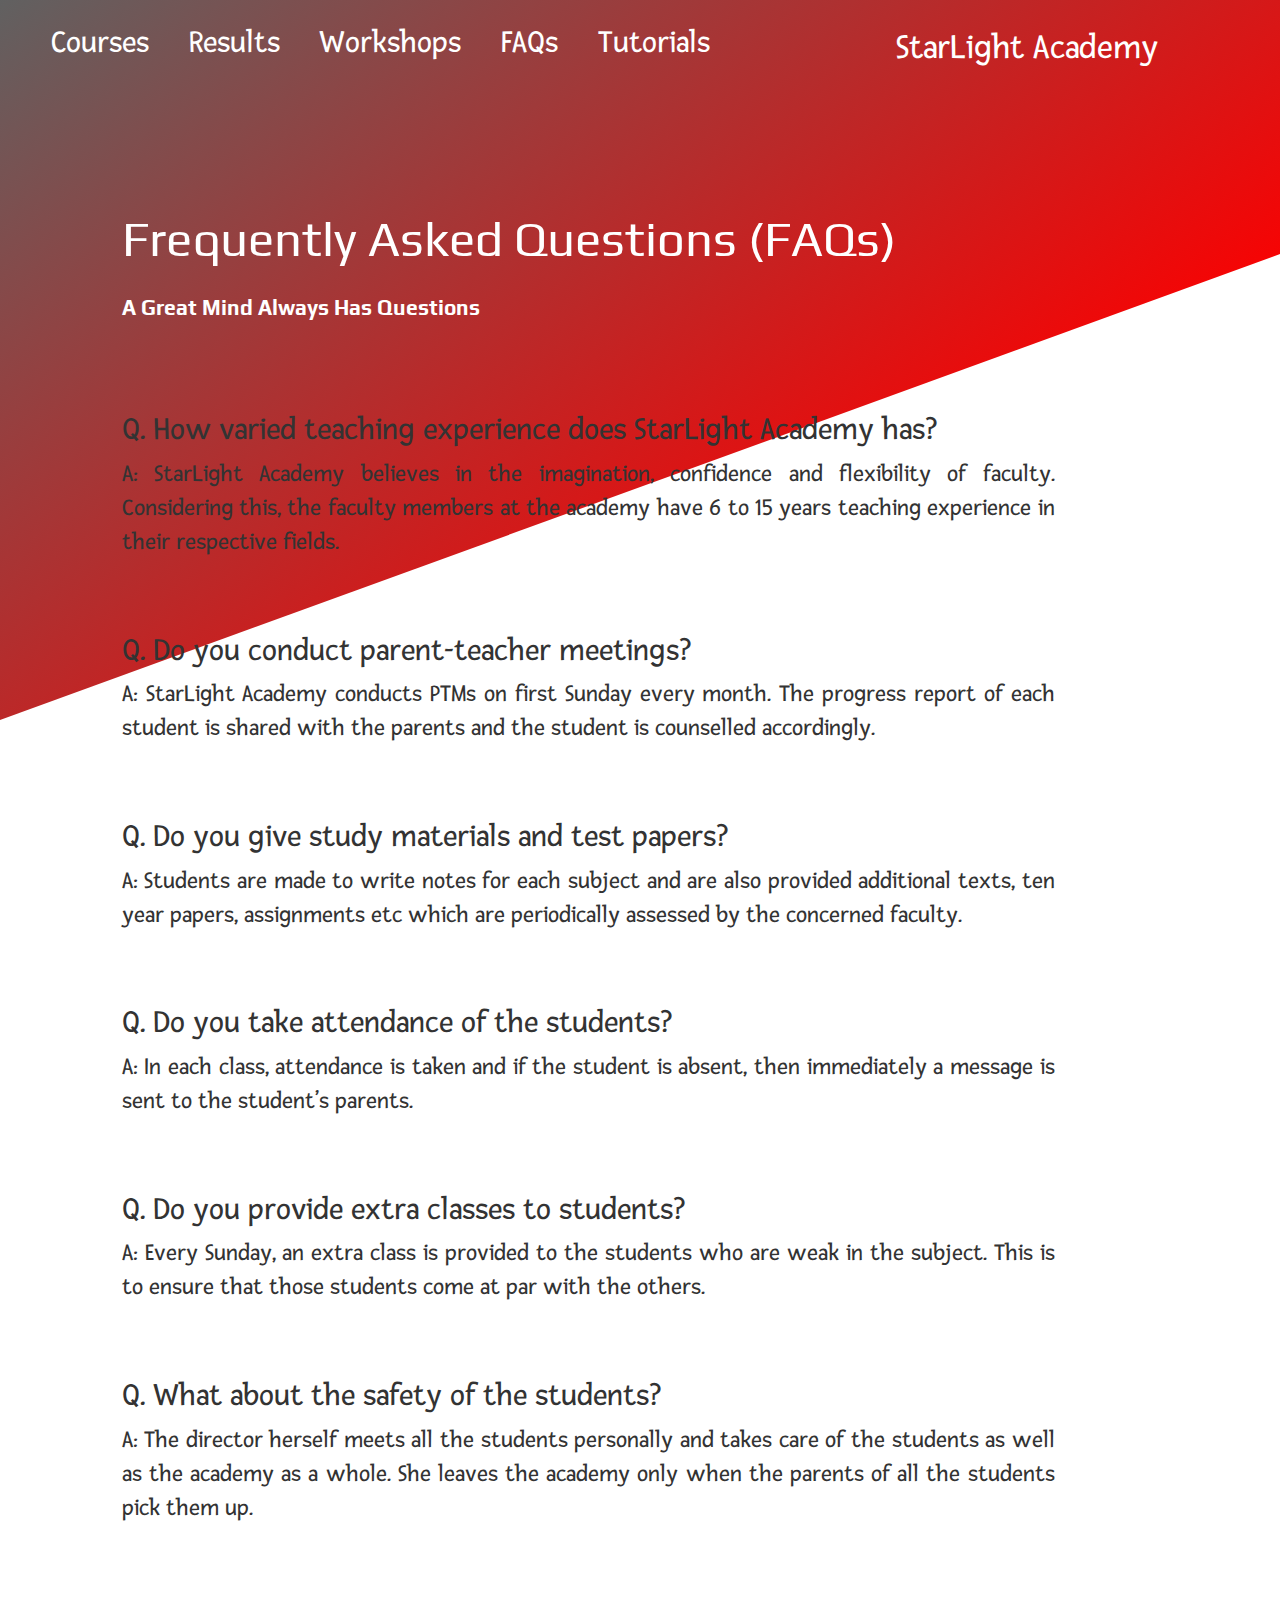
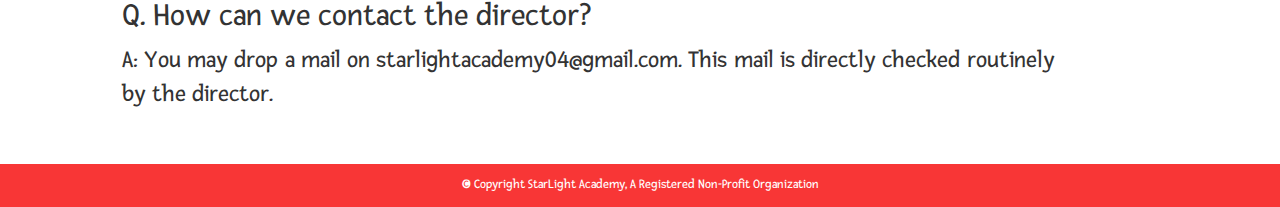
<file: faqs.html>
<html>
<head>
<meta charset="utf-8">
    <meta name="viewport" content="width=device-width, initial-scale=1">
    <meta name="theme-color" content="#38006b">

    <title>StarLight Academy - FAQs</title>

    <link rel="shortcut icon" href="images/logo.ico">
    <link rel="icon" sizes="192x192" href="images/logo.png">
    <!--<link rel="shortcut icon" href="images/logo.ico">-->
    <link href="https://fonts.googleapis.com/css?family=Fresca|Play|Shadows+Into+Light" rel="stylesheet">
    <!--<link rel="icon" sizes="192x192" href="images/logo.png">-->
    <link rel="stylesheet" href="css/bootstrap.css">
    <link rel="stylesheet" href="css/bootstrap-theme.css">
    <link rel="stylesheet" type="text/css" href="css/style.css">
    <link rel="stylesheet" type="text/css" href="css/faqs.css">
    <link rel="stylesheet" type="text/css" href="css/nav-toggle.css">

    <script type="text/javascript" src="js/jquery-3.2.1.js"></script>
    <script type="text/javascript" src="js/main.js"></script>
    <script type="text/javascript" src="js/faqs.js"></script>
    <script type="text/javascript" src="js/bootstrap.js"></script>
</head>
<body>
    <span class="header_navbar-toggler" onclick="openNav()">&#9776;</span>
    <header class="container-fluid">
        <div class="header_navbar">
            <div class="row">
            <div class="header_navbar-navigation col-md-7">
                <nav role="navigation">
                    <a href="./courses.html"><h3>Courses</h3></a>
                    <a href="./results.html"><h3>Results</h3></a>
                    <a href="./workshops.html"><h3>Workshops</h3></a>
                    <a href="./faqs.html"><h3>FAQs</h3></a>
                    <a href="./online-tutorials.html"><h3>Tutorials</h3></a>
                </nav>
            </div>
            <div class="header_navbar-logo col-md-3 col-md-offset-1">
                <h1 class="logo"><a href="/">StarLight Academy</a></h1>
            </div></div>
        </div>
    </header>
    <div class="bg-gradient-light"></div>
    <div class="container-fluid">
        <div class="row title">
            <div class="col-md-11 col-md-offset-1">
                <h2 class="page-title">Frequently Asked Questions (FAQs)</h2>
            </div>
        </div>
        <div class="row title">
            <div class="col-md-6 col-md-offset-1">
                <h3 style="font-family: 'Play'; font-size: 1.5em; color: white; font-weight: bold;">A Great Mind Always Has Questions</h3>
            </div>
        </div>
        <section class="faq_section" id="faqs">

        </section>
        <footer class="row text-center">&copy; Copyright StarLight Academy, A Registered Non-Profit Organization</footer>
    </div>
    <div class="header_navbar-toggle" id="header_navbar-toggle">
        <nav role="navigation">
            <a href="javascript:void(0)" class="closebtn" onclick="closeNav()">&times;</a>
            <a href="./courses.html">Courses</a>
            <a href="./results.html">Results</a>
            <a href="./workshops.html">Workshops</a>
            <a href="./faqs.html">FAQs</a>
            <a href="./online-tutorials.html">Tutorials</a>
        </nav>
    </div>
</body>
</html>
</file>
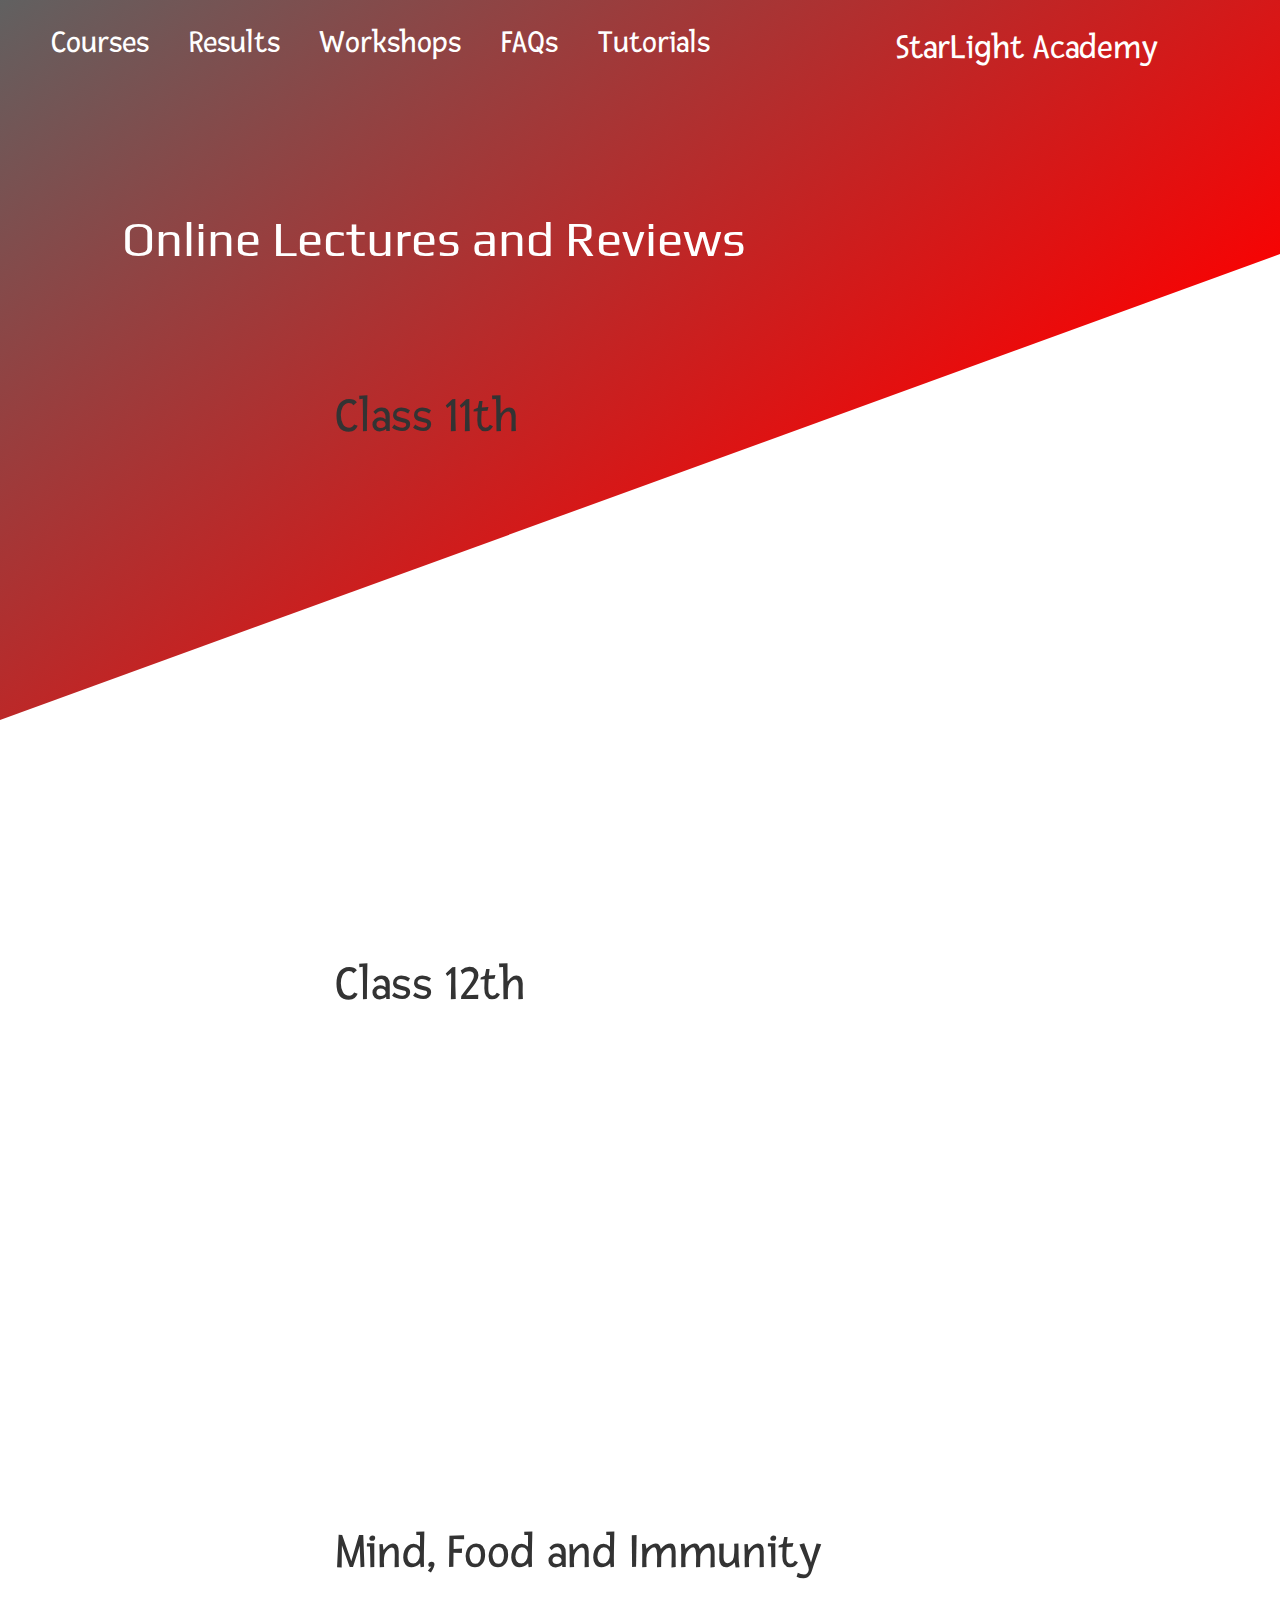
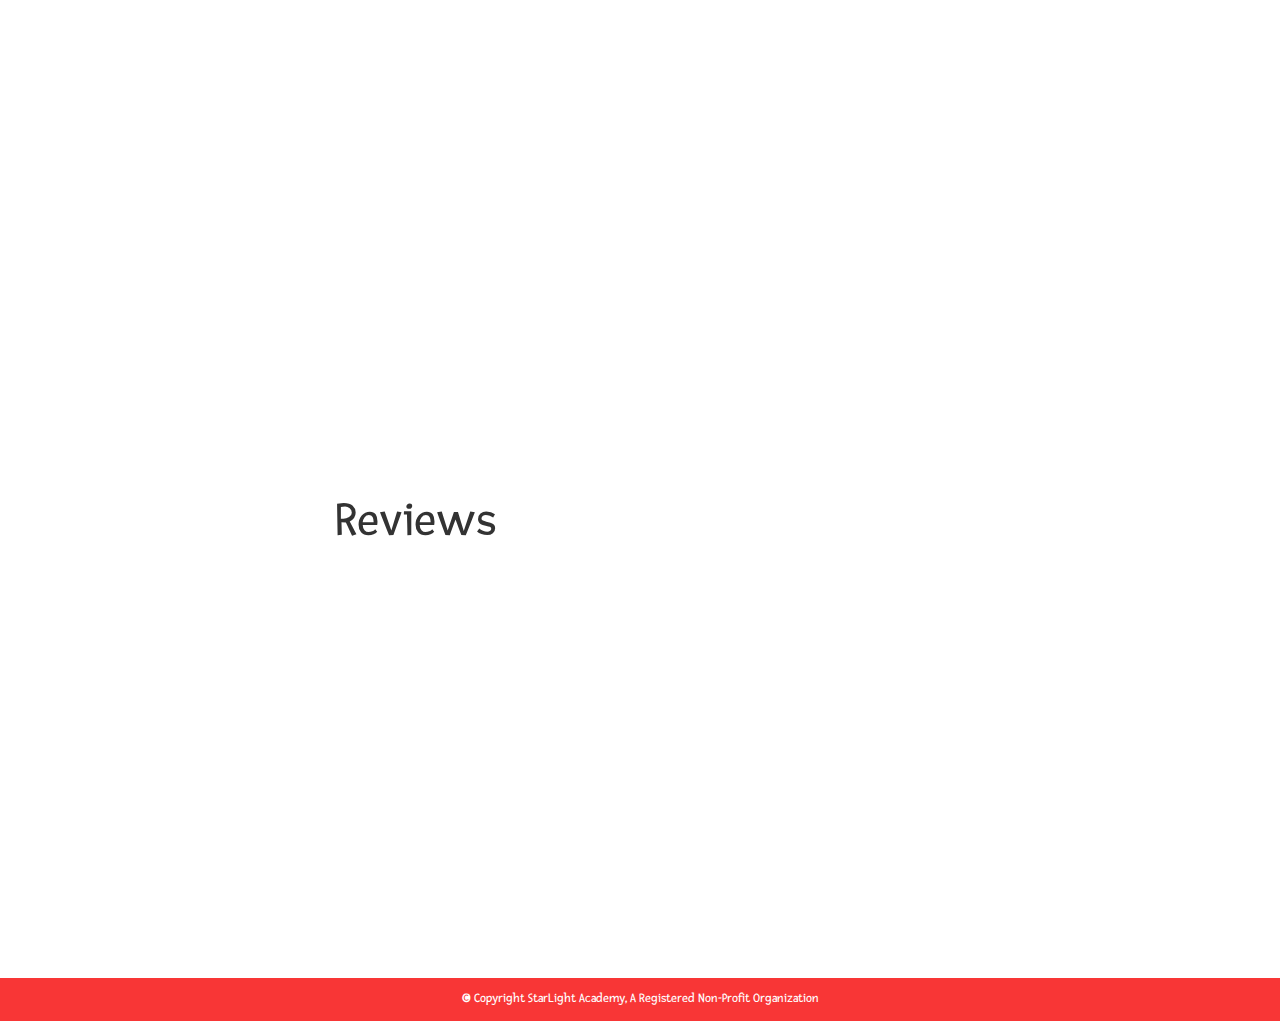
<file: online-tutorials.html>
<html>
<head>
<meta charset="utf-8">
    <meta name="viewport" content="width=device-width, initial-scale=1">
    <meta name="theme-color" content="#38006b">

    <title>StarLight Academy - FAQs</title>

    <link rel="shortcut icon" href="images/logo.ico">
    <link rel="icon" sizes="192x192" href="images/logo.png">
    <!--<link rel="shortcut icon" href="images/logo.ico">-->
    <link href="https://fonts.googleapis.com/css?family=Fresca|Play|Shadows+Into+Light" rel="stylesheet">
    <!--<link rel="icon" sizes="192x192" href="images/logo.png">-->
    <link rel="stylesheet" href="css/bootstrap.css">
    <link rel="stylesheet" href="css/bootstrap-theme.css">
    <link rel="stylesheet" type="text/css" href="css/style.css">
    <link rel="stylesheet" type="text/css" href="css/nav-toggle.css">

    <script type="text/javascript" src="js/jquery-3.2.1.js"></script>
    <script type="text/javascript" src="js/main.js"></script>
    <script type="text/javascript" src="js/bootstrap.js"></script>
</head>
<body>
    <span class="header_navbar-toggler" onclick="openNav()">&#9776;</span>
    <header class="container-fluid">
        <div class="header_navbar">
            <div class="row">
            <div class="header_navbar-navigation col-md-7">
                <nav role="navigation">
                    <a href="./courses.html"><h3>Courses</h3></a>
                    <a href="./results.html"><h3>Results</h3></a>
                    <a href="./workshops.html"><h3>Workshops</h3></a>
                    <a href="./faqs.html"><h3>FAQs</h3></a>
                    <a href="./online-tutorials.html"><h3>Tutorials</h3></a>
                </nav>
            </div>
            <div class="header_navbar-logo col-md-3 col-md-offset-1">
                <h1 class="logo"><a href="/">StarLight Academy</a></h1>
            </div></div>
        </div>
    </header>
    <div class="bg-gradient-light"></div>
    <div class="container-fluid">
        <div class="row title">
            <div class="col-md-11 col-md-offset-1">
                <h2 class="page-title">Online Lectures and Reviews</h2>
            </div>
        </div>
        <section>
            <div class='row' style='margin-top: 30px; margin-bottom: 30px'>
                <h2 class='col-md-6 col-md-offset-3 col-xs-offset-1'>Class 11th</h2>
            </div>
            <div class='row' style='margin-top: 30px; margin-bottom: 30px'>
                <iframe class='col-md-6 col-md-offset-3 col-xs-offset-1' 
                height='360' src='https://www.youtube.com/embed/videoseries?list=PLLxtTtdI1CW4ilQspOtBB3jmy7lZwzL83' 
                frameborder='0' allow='autoplay; encrypted-media' allowfullscreen></iframe>
            </div>
            <div class='row' style='margin-top: 30px; margin-bottom: 30px'>
                <h2 class='col-md-6 col-md-offset-3 col-xs-offset-1'>Class 12th</h2>
            </div>
            <div class='row' style='margin-top: 30px; margin-bottom: 30px'>
                <iframe class='col-md-6 col-md-offset-3 col-xs-offset-1' 
                height='360' src='https://www.youtube.com/embed/videoseries?list=PLLxtTtdI1CW4qL3yqD2YcyXIGvxu2wwmc' 
                frameborder='0' allow='autoplay; encrypted-media' allowfullscreen></iframe>
            </div>
            <div class='row' style='margin-top: 30px; margin-bottom: 30px'>
                <h2 class='col-md-6 col-md-offset-3 col-xs-offset-1'>Mind, Food and Immunity</h2>
            </div>
            <div class='row' style='margin-top: 30px; margin-bottom: 30px'>
                <iframe class='col-md-6 col-md-offset-3 col-xs-offset-1' 
                height='360' src='https://www.youtube.com/embed/videoseries?list=PLLxtTtdI1CW5MGN0gvD3LxJ2LVG7AuIcv' 
                frameborder='0' allow='autoplay; encrypted-media' allowfullscreen></iframe>
            </div>
            <div class='row' style='margin-top: 30px; margin-bottom: 30px'>
                <h2 class='col-md-6 col-md-offset-3 col-xs-offset-1'>Reviews</h2>
            </div>
            <div class='row' style='margin-top: 30px; margin-bottom: 30px'>
                <iframe class='col-md-6 col-md-offset-3 col-xs-offset-1' 
                height='360' src='https://www.youtube.com/embed/videoseries?list=PLLxtTtdI1CW7KGCCBmsjIhktOZQTmXpLi' 
                frameborder='0' allow='autoplay; encrypted-media' allowfullscreen></iframe>
            </div>
        </section>
        <footer class="row text-center">&copy; Copyright StarLight Academy, A Registered Non-Profit Organization</footer>
    </div>
    <div class="header_navbar-toggle" id="header_navbar-toggle">
        <nav role="navigation">
            <a href="javascript:void(0)" class="closebtn" onclick="closeNav()">&times;</a>
            <a href="./courses.html">Courses</a>
            <a href="./results.html">Results</a>
            <a href="./workshops.html">Workshops</a>
            <a href="./faqs.html">FAQs</a>
            <a href="./online-tutorials.html">Tutorials</a>
        </nav>
    </div>
</body>
</html>
</file>
<file: css/style.css>
* {
    -webkit-box-sizing: border-box;
    -moz-box-sizing: border-box;
    -ms-box-sizing: border-box;
    box-sizing: border-box;
}

/* {
    font-family: 'Lato', sans-serif;
}*/

* {
    font-family: 'Fresca', sans-serif;
}

.container {
    margin-bottom: 5%;
}

header, section, footer, nav, main, article, img {
    display: block;
    box-sizing: border-box;
}

h1 {
    font-size: 2.5em;
    padding-bottom: 2%;
    margin-left: 5%;
    color: white;
}

h2 {
    font-size: 3.5em;
    padding-top: 5%;
}

h3 {
    font-size: 1.5em;
}

h4 {
    font-size: 2em;
    text-shadow: 1px 1px #4db6ac;
}

p {
    font-size: 1.2em;
    margin-bottom: 5%;
    word-wrap: break-word;
}

a {
    min-width: 48px;
    min-height: 48px;
}

footer {
  background-color: rgba(246, 4, 4, 0.8);
  font-size: 0.9em;
  padding: 1%;
  color: white;
}

div.carousel {
    box-shadow: 10px 10px 4px rgba(0, 0, 0, .4);
    transition: 0.3s;
    border-radius: 20px;
    padding: 0;
}

div.carousel:hover {
    box-shadow: 4px 4px 4px rgba(0, 0, 0, .4);
    transition: 0.3s;
}

.item img {
    padding: 0;
    margin: 0;
    border-radius: 20px;
}

header {
    margin-top: 2%;
}

b {
    color: #c70000;
}

.logo a {
    text-decoration: none;
    display: block;
    box-sizing: border-box;
    color: white;
}

p.title-inner{
    font-size: 2em;
    text-align: justify;
    margin-bottom: 5%;
    text-align: justify;
    word-wrap: break-word;
}

.overlay {
    position: absolute;
    top: 0;
    bottom: 0;
    left: 0;
    right: 0;
    height: 100%;
    opacity: 0.7;
    background-color: rgba(255,0,150,0.3);//rgba(2, 2, 2, 0.9);
    border-radius: 20px;
}

.bg-gradient::before {
    content: '';
    width: 100%;
    height: 720px;
    z-index: -1000;
    background-image: linear-gradient(160deg,rgba(2, 2, 2, 0.9) 0,#c70000 100%);
    transform-origin: left bottom;
    position: absolute;
    top: 0;
    left: 0;
    transform: skew(0deg,-20deg);
}

.bg-gradient-light::before {
    content: '';
    width: 100%;
    height: 720px;
    z-index: -1000;
    background-image: linear-gradient(160deg, rgba(49, 49, 49, 0.77) 0,rgb(246, 4, 4) 100%);
    transform-origin: left bottom;
    position: absolute;
    top: 0;
    left: 0;
    transform: skew(0deg,-20deg);
}

.header_navbar {
    max-width: 73.75rem;
    padding: 0, 1.5em;
    margin-left: auto;
    margin-right: auto;
    display: inline;
}

.header_navbar-logo {
    text-align: right;
    margin-top: 2%;
    position: relative;
    transform: translateY(-50%);
}

.header_navbar-navigation h3 {
    display: inline;
    color: white;
    margin-left: 5%;
}

.header_navbar-navigation a {
    text-decoration: none;
    font-size: 1.5em;
}

.header_navbar-toggle {
    position: absolute;
    display: inline;
}

.header_navbar-toggler {
    font-size:30px;
    cursor:pointer;
    color:white;
    margin-top: 2%;
    margin-left: 2%;
}

.course {
    box-shadow: 10px 10px 4px rgba(0, 0, 0, .4);
    border-radius: 20px;
    padding-left: 0;
    padding-right: 0;
    background-color: rgba(44, 44, 42, 0.84);
    //background-image: linear-gradient(0deg, rgba(44, 44, 42, 0.84),rgba(44, 44, 42, 0.84)),
                    //url("../images/img1.jpg");
    margin-top: 3%;
    margin-bottom: 2%;
    transition: 0.5s;
}

.workshop {
    box-shadow: 10px 10px 4px rgba(0, 0, 0, .4);
    border-radius: 20px;
    padding-left: 0;
    padding-right: 0;
    background-color: rgba(44, 44, 42, 0.84);
    //background-image: linear-gradient(0deg, rgba(44, 44, 42, 0.84),rgba(44, 44, 42, 0.84)),
                    //url("../images/img1.jpg");
    margin-top: 3%;
    margin-bottom: 2%;
    transition: 0.5s;
}

.course * {
    font-family: 'Play', sans-serif;
}

.workshop * {
    font-family: 'Play', sans-serif;
}

div.course:hover {
    cursor: pointer;
    box-shadow: 4px 4px 4px rgba(0, 0, 0, .4);
    transition: 0.5s;
}

div.workshop:hover {
    cursor: pointer;
    box-shadow: 4px 4px 4px rgba(0, 0, 0, .4);
    transition: 0.5s;
}

.page-title{
    font-family: 'Play', sans-serif;
    color: white;
}

.course-title {
    padding-top: 0;
    font-size: 1.4em;
    font-weight: bold;
    color: rgba(227, 218, 109, 1);
    text-transform: uppercase;
    line-height: 140%;
}

.workshop-title {
    padding-top: 0;
    font-size: 1.4em;
    font-weight: bold;
    color: rgba(227, 218, 109, 1);
    text-transform: uppercase;
    line-height: 140%;
}

.course img {
    border-radius: 0 0 20px 20px;
}

.workshop img {
    border-radius: 0 0 20px 20px;
}

.overview img {
    box-shadow: 10px 10px 4px rgba(0, 0, 0, .4);
    border-radius: 20px;
}

.overview-title {
    margin-top: 3%;
    font-size: 2.3em;
}

p.overview-title-inner {
    font-size: 1.7em;
    margin-bottom: 5%;
    margin-top: 5%;
    text-align: justify;
    width: 90%;
    word-wrap: break-word;
    margin-left: 0;
}

.overview-content {
    margin-top: 5%;
    margin-bottom: 5%;
}

.contact {
    margin-top: 2%;
}

.contact * {
    font-family: 'Inconsolata', sans-serif;
}

.contact p {
	padding-top: 1%;
    font-size: 2em;
    //text-align: left;
}

.contact button {
    font-size: 4em;
    color: white;
    background-color: rgba(246, 4, 4, 0.8);
    box-shadow: 10px 10px 4px rgba(0, 0, 0, .4);
    padding: 0;
    margin-right: 0;
    border-radius: 10px;
}

.chart {
  padding: 3%;
}

/*-----------------*/
.modal-dialog form {
  display: grid;
  grid-template-columns: 1fr 1fr;
  grid-gap: 20px;
}

.modal-dialog form label {
  display: block;
  font-size: 1.2em;
}

.modal-dialog form p {
  margin: 0;
}

.modal-dialog form .full {
  grid-column: 1 / 3;
}

.modal-dialog form input, .modal-dialog form textarea, .modal-dialog select {
  width: 100%;
  padding: 1em;
  border: 1px solid  rgba(246, 4, 4, 0.8);
}

.modal-dialog form button {
  background:  rgba(235, 4, 4, 0.5);
  border: 0;
  text-transform: uppercase;
}

.modal-body button {
    width: 100%;
    padding: 1em;
    border: 1px solid  rgba(246, 4, 4, 0.8);
    background:  rgba(235, 4, 4, 0.5);
    border: 0;
    text-transform: uppercase;
}

.modal-body button:hover, .modal-body button:focus {
  background:  rgba(255, 4, 4, 1);
  color: #fff;
  outline: 0;
  transition: background-color 2s ease-out;
}

.alert {
    text-align: center;
    padding: 10px;
    background: rgba(246, 4, 4, 0.8);
    color: white;
    margin-bottom: 10px;
    display: none;
}
/*----------------------------------*/

@media only screen and (max-width: 991px) {
    .overview img{
        max-width: 70%;
        height: auto;
        margin-left: 15%;
    }

    .shift {
        margin-left: 8.33333%;
    }
}

@media only screen and (min-width: 992px) {
    .course-title {
        font-size: 1.3em;
    }
    .workshop-title {
        font-size: 1.3em;
    }
}

@media only screen and (max-width: 850px){
    .bg-gradient::before {
        height: 650px;
    }

    .contact button {
        font-size: 2.5em;
    }

    .contact p {
         font-size: 1.5em;
    }
}

@media only screen and (max-width: 650px){
    .course-title {
        font-size: 1em;
    }
    .workshop-title {
        font-size: 1em;
    }
}

@media only screen and (max-width: 460px){
    .course-title {
        font-size: 0.6em;
    }

    .workshop-title {
        font-size: 0.6em;
    }

    .overview img {
        box-shadow: none;
    }

    footer {
        font-size: 0.5em;
    }
}

@media only screen and (max-width: 550px){
    .bg-gradient::before {
        height: 500px
    }

    .bg-gradient-light::before {
        height: 500px
    }

    h2 {
        font-size: 2.5em;
    }

    p.title-inner {
        font-size: 1.5em;
    }

    .overview-title {
        font-size: 2em;
    }

    p.overview-title-inner {
        font-size: 1.3em;
    }

    .contact p {
         font-size: 1.3em;
    }

    .contact button {
		font-size: 1.2em;
		color: white;
		background-color: rgba(246, 4, 4, 0.8);
		box-shadow: none;
		padding: 0;
		margin-right: 0;
		border-radius: 2px;
	}
}

@media only screen and (max-width: 760px) {
    div.carousel {
        box-shadow: none;
        border-radius: 0;
        padding: 0;
    }

    .item img {
        border-radius: 0;
    }
}

@media only screen and (min-width: 860px) {
    .header_navbar-toggle {
        display: none;
    }

    .header_navbar-toggler {
        display: none;
    }

    .toggle-nav {
        display: none;
    }

    .header_navbar-navigation {
        display: inline;
    }
}

@media only screen and (max-width: 861px) {
    .header_navbar-navigation {
        display: none;
    }

    .header_navbar-toggele {
        display: block;
    }

    .header_navbar-toggeler {
        display: block;
    }

    .toggle-nav {
        display: inline;
    }
}

@media only screen and (min-width: 1900px){
    .bg-gradient::before {
        height: 900px;
    }

    .bg-gradient-light::before {
        height: 900px
    }
}
</file>
<file: css/faqs.css>
.faq_section {
  margin-top: 5%;
}

.faq {
    margin-top: 2%;
    font-size: 2.3em;
}

p.answer {
    font-size: 1.7em;
    margin-bottom: 5%;
    margin-top: 1%;
    text-align: justify;
    width: 90%;
    word-wrap: break-word;
    margin-left: 0;
}
</file>
<file: css/nav-toggle.css>
.header_navbar-toggle {
    height: 100%;
    width: 0;
    z-index: 1;
    top: 0;
    left: 0;
    background-color: #111;
    overflow-x: hidden;
    transition: 0.6s;
    padding-top: 60px;
}

.header_navbar-toggle a {
    padding: 15px 10px 10px 40px;
    text-decoration: none;
    color: #f1f1f1;
    display: block;
    transition: 0.3s;
    font-size: 1.7em;
    font-weight: bold;
}


.header_navbar-toggle .closebtn {
    position: absolute;
    top: 0;
    right: 25px;
    font-size: 36px;
    margin-left: 50px;
}

@media screen and (max-height: 450px) {
    .header_navbar-toggle {
        padding-top: 15px;
    }
    .header_navbar-toggle a {
        font-size: 18px;
    }
}
</file>
